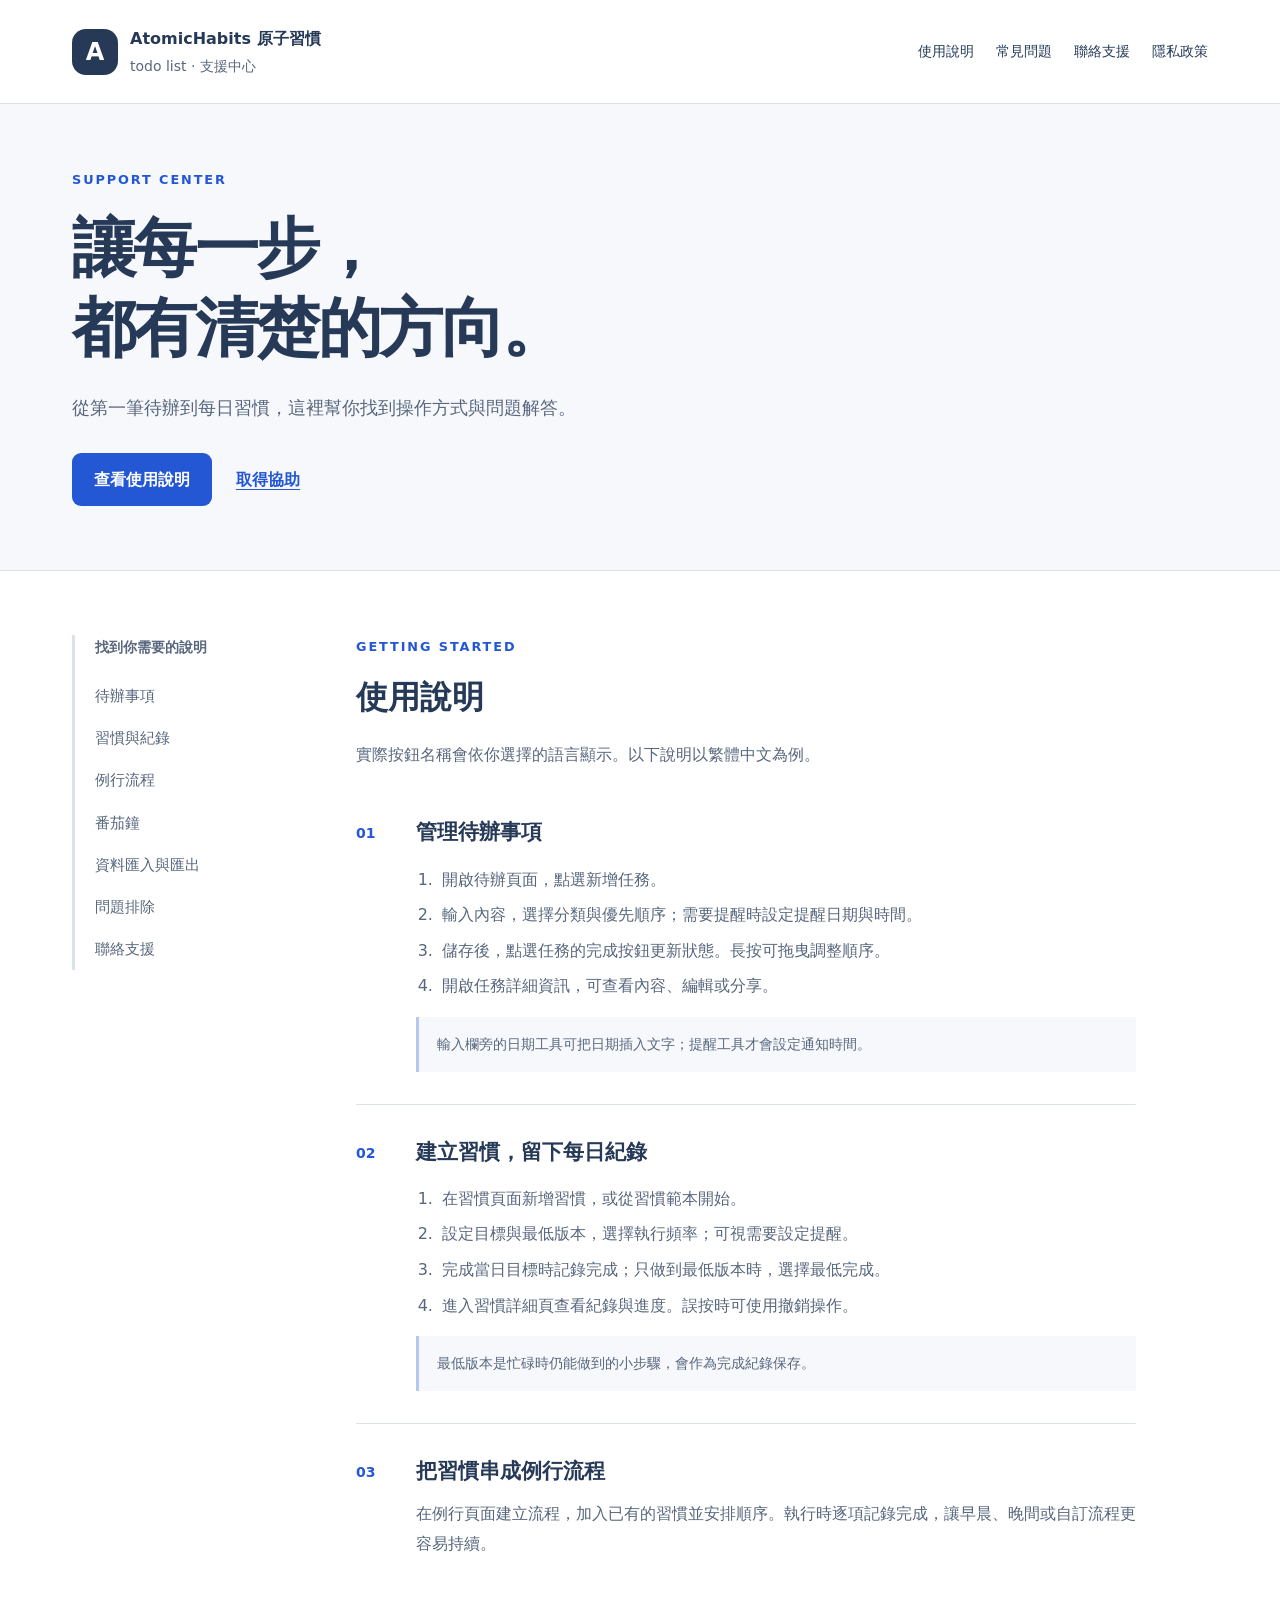
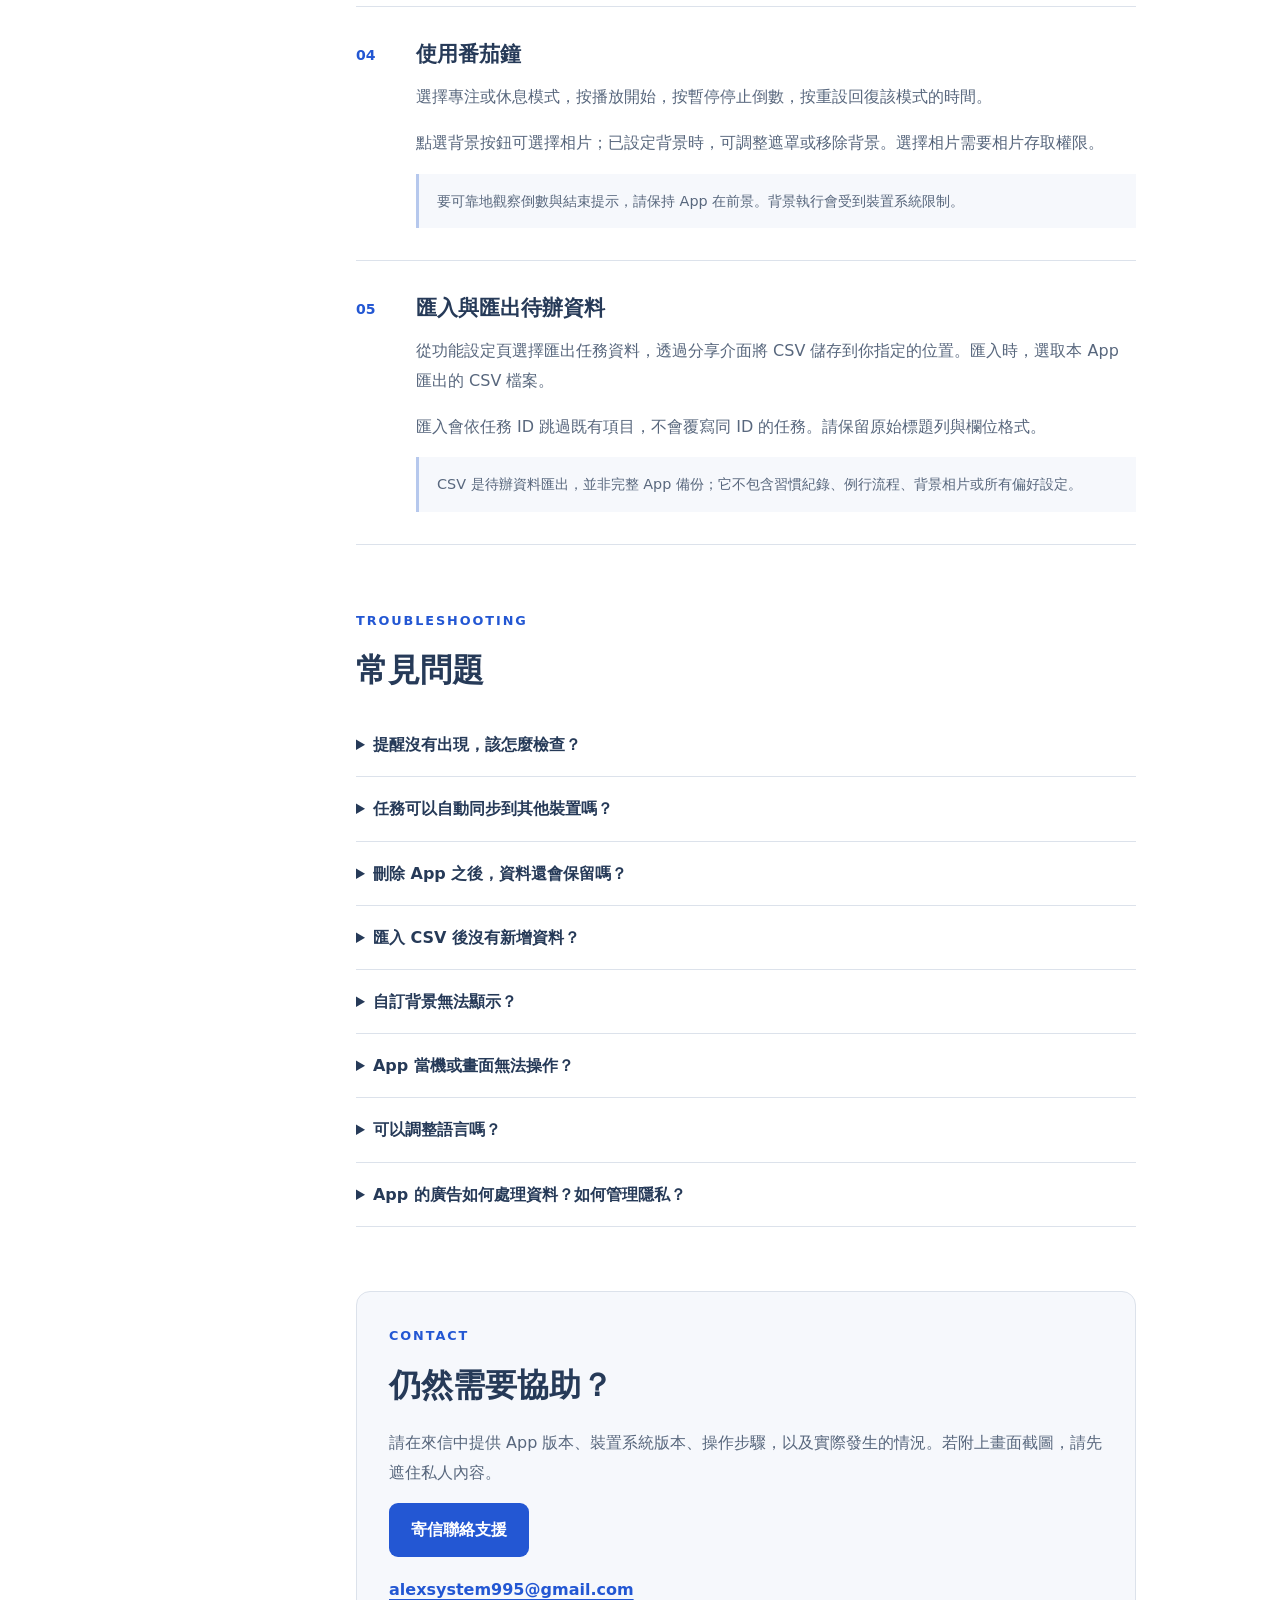
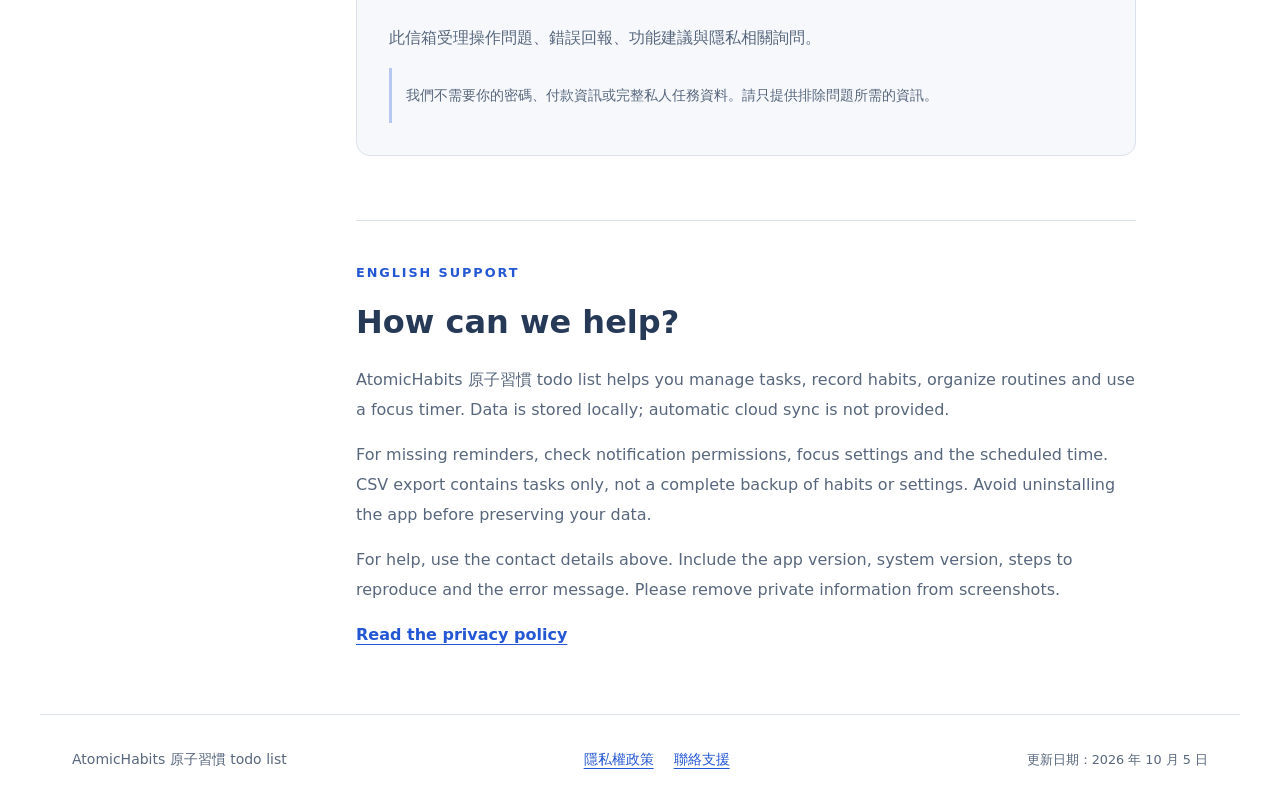
<file: index.html>
<!doctype html>
<html lang="zh-Hant">
<head>
  <meta charset="utf-8">
  <meta name="viewport" content="width=device-width, initial-scale=1">
  <meta name="description" content="AtomicHabits 原子習慣 todo list 支援中心：待辦事項、習慣紀錄、例行流程、番茄鐘與資料管理說明。">
  <meta name="theme-color" content="#263a58">
  <title>AtomicHabits 原子習慣｜支援中心</title>
  <link rel="stylesheet" href="./styles.css">
</head>
<body>
  <a class="skip" href="#main">跳至主要內容</a>
  <header class="header"><a class="brand" href="./"><span class="brand-mark" aria-hidden="true">A</span><span>AtomicHabits 原子習慣<small>todo list · 支援中心</small></span></a><nav aria-label="主要導覽"><a href="#guides">使用說明</a><a href="#faq">常見問題</a><a href="#contact">聯絡支援</a><a href="./privacy.html">隱私政策</a></nav></header>
  <main id="main">
    <section class="intro"><p class="eyebrow">SUPPORT CENTER</p><h1>讓每一步，<br>都有清楚的方向。</h1><p>從第一筆待辦到每日習慣，這裡幫你找到操作方式與問題解答。</p><div class="intro-actions"><a class="button" href="#guides">查看使用說明</a><a class="text-link" href="#contact">取得協助</a></div></section>
    <div class="content-layout"><aside aria-label="說明目錄"><p>找到你需要的說明</p><a href="#tasks">待辦事項</a><a href="#habits">習慣與紀錄</a><a href="#routines">例行流程</a><a href="#focus">番茄鐘</a><a href="#data">資料匯入與匯出</a><a href="#faq">問題排除</a><a href="#contact">聯絡支援</a></aside>
    <div class="content">
      <section id="guides"><p class="eyebrow">GETTING STARTED</p><h2>使用說明</h2><p>實際按鈕名稱會依你選擇的語言顯示。以下說明以繁體中文為例。</p>
        <article id="tasks" class="guide"><span class="number">01</span><div><h3>管理待辦事項</h3><ol><li>開啟待辦頁面，點選新增任務。</li><li>輸入內容，選擇分類與優先順序；需要提醒時設定提醒日期與時間。</li><li>儲存後，點選任務的完成按鈕更新狀態。長按可拖曳調整順序。</li><li>開啟任務詳細資訊，可查看內容、編輯或分享。</li></ol><p class="note">輸入欄旁的日期工具可把日期插入文字；提醒工具才會設定通知時間。</p></div></article>
        <article id="habits" class="guide"><span class="number">02</span><div><h3>建立習慣，留下每日紀錄</h3><ol><li>在習慣頁面新增習慣，或從習慣範本開始。</li><li>設定目標與最低版本，選擇執行頻率；可視需要設定提醒。</li><li>完成當日目標時記錄完成；只做到最低版本時，選擇最低完成。</li><li>進入習慣詳細頁查看紀錄與進度。誤按時可使用撤銷操作。</li></ol><p class="note">最低版本是忙碌時仍能做到的小步驟，會作為完成紀錄保存。</p></div></article>
        <article id="routines" class="guide"><span class="number">03</span><div><h3>把習慣串成例行流程</h3><p>在例行頁面建立流程，加入已有的習慣並安排順序。執行時逐項記錄完成，讓早晨、晚間或自訂流程更容易持續。</p></div></article>
        <article id="focus" class="guide"><span class="number">04</span><div><h3>使用番茄鐘</h3><p>選擇專注或休息模式，按播放開始，按暫停停止倒數，按重設回復該模式的時間。</p><p>點選背景按鈕可選擇相片；已設定背景時，可調整遮罩或移除背景。選擇相片需要相片存取權限。</p><p class="note">要可靠地觀察倒數與結束提示，請保持 App 在前景。背景執行會受到裝置系統限制。</p></div></article>
        <article id="data" class="guide"><span class="number">05</span><div><h3>匯入與匯出待辦資料</h3><p>從功能設定頁選擇匯出任務資料，透過分享介面將 CSV 儲存到你指定的位置。匯入時，選取本 App 匯出的 CSV 檔案。</p><p>匯入會依任務 ID 跳過既有項目，不會覆寫同 ID 的任務。請保留原始標題列與欄位格式。</p><p class="note">CSV 是待辦資料匯出，並非完整 App 備份；它不包含習慣紀錄、例行流程、背景相片或所有偏好設定。</p></div></article>
      </section>
      <section id="faq" class="section"><p class="eyebrow">TROUBLESHOOTING</p><h2>常見問題</h2>
        <details><summary>提醒沒有出現，該怎麼檢查？</summary><p>確認已設定未來的提醒時間，並在裝置系統設定中允許此 App 發送通知。檢查勿擾或專注模式是否隱藏通知。習慣提醒也需要符合當日的執行頻率。調整後可重新儲存提醒，再測試一次。</p></details>
        <details><summary>任務可以自動同步到其他裝置嗎？</summary><p>目前資料以本機儲存為主，沒有帳號登入或 App 提供的自動雲端同步功能。待辦可透過 CSV 手動匯出與匯入。</p></details>
        <details><summary>刪除 App 之後，資料還會保留嗎？</summary><p>移除 App 或清除其資料可能刪除本機內容。操作前請先匯出需要保留的待辦。CSV 不包含全部 App 資料；支援人員也無法從伺服器找回你的本機紀錄。</p></details>
        <details><summary>匯入 CSV 後沒有新增資料？</summary><p>請使用本 App 匯出的檔案，確認檔案內有任務資料、標題列與欄位未被修改。相同 ID 的項目會被跳過。若仍有問題，請提供錯誤訊息與操作步驟；不必寄送包含私人任務的完整檔案。</p></details>
        <details><summary>自訂背景無法顯示？</summary><p>確認已允許相片存取，重新選擇一張相片。若原檔已不存在，App 可能清除失效的背景設定。你可以重新選擇背景，或移除背景回復預設介面。</p></details>
        <details><summary>App 當機或畫面無法操作？</summary><p>先關閉並重新開啟 App，確認使用最新版本，必要時重新啟動裝置。若持續發生，請聯絡支援。請先保留資料，不要直接移除 App 作為第一個排除步驟。</p></details>
        <details><summary>可以調整語言嗎？</summary><p>使用介面上的語言切換按鈕。App 支援繁體中文、簡體中文、英文、日文與泰文。</p></details>
        <details><summary>App 的廣告如何處理資料？如何管理隱私？</summary><p>本 App 使用 Google AdMob 提供非個人化廣告，不請求系統追蹤授權，並依適用地區提供同意流程與廣告隱私選項。你可在 App 內調整適用的同意選擇。非個人化廣告仍可能處理提供廣告所需的資料；主要功能不以同意個人化廣告或追蹤為使用條件。資料處理方式請見 <a href="./privacy.html#ads">廣告隱私說明</a>。</p></details>
      </section>
      <section id="contact" class="contact section"><p class="eyebrow">CONTACT</p><h2>仍然需要協助？</h2><p>請在來信中提供 App 版本、裝置系統版本、操作步驟，以及實際發生的情況。若附上畫面截圖，請先遮住私人內容。</p><div id="contact-channel"><a class="button" href="mailto:alexsystem995@gmail.com?subject=AtomicHabits%20Support">寄信聯絡支援</a><a class="contact-address" href="mailto:alexsystem995@gmail.com">alexsystem995@gmail.com</a><p>此信箱受理操作問題、錯誤回報、功能建議與隱私相關詢問。</p></div><p class="note">我們不需要你的密碼、付款資訊或完整私人任務資料。請只提供排除問題所需的資訊。</p></section>
      <section lang="en" class="english section"><p class="eyebrow">ENGLISH SUPPORT</p><h2>How can we help?</h2><p>AtomicHabits 原子習慣 todo list helps you manage tasks, record habits, organize routines and use a focus timer. Data is stored locally; automatic cloud sync is not provided.</p><p>For missing reminders, check notification permissions, focus settings and the scheduled time. CSV export contains tasks only, not a complete backup of habits or settings. Avoid uninstalling the app before preserving your data.</p><p>For help, use the contact details above. Include the app version, system version, steps to reproduce and the error message. Please remove private information from screenshots.</p><a class="text-link" href="./privacy.html#english">Read the privacy policy</a></section>
    </div></div>
  </main>
  <footer><span>AtomicHabits 原子習慣 todo list</span><div><a href="./privacy.html">隱私權政策</a><a href="#contact">聯絡支援</a></div><small>更新日期：2026 年 10 月 5 日</small></footer>
</body>
</html>
</file>
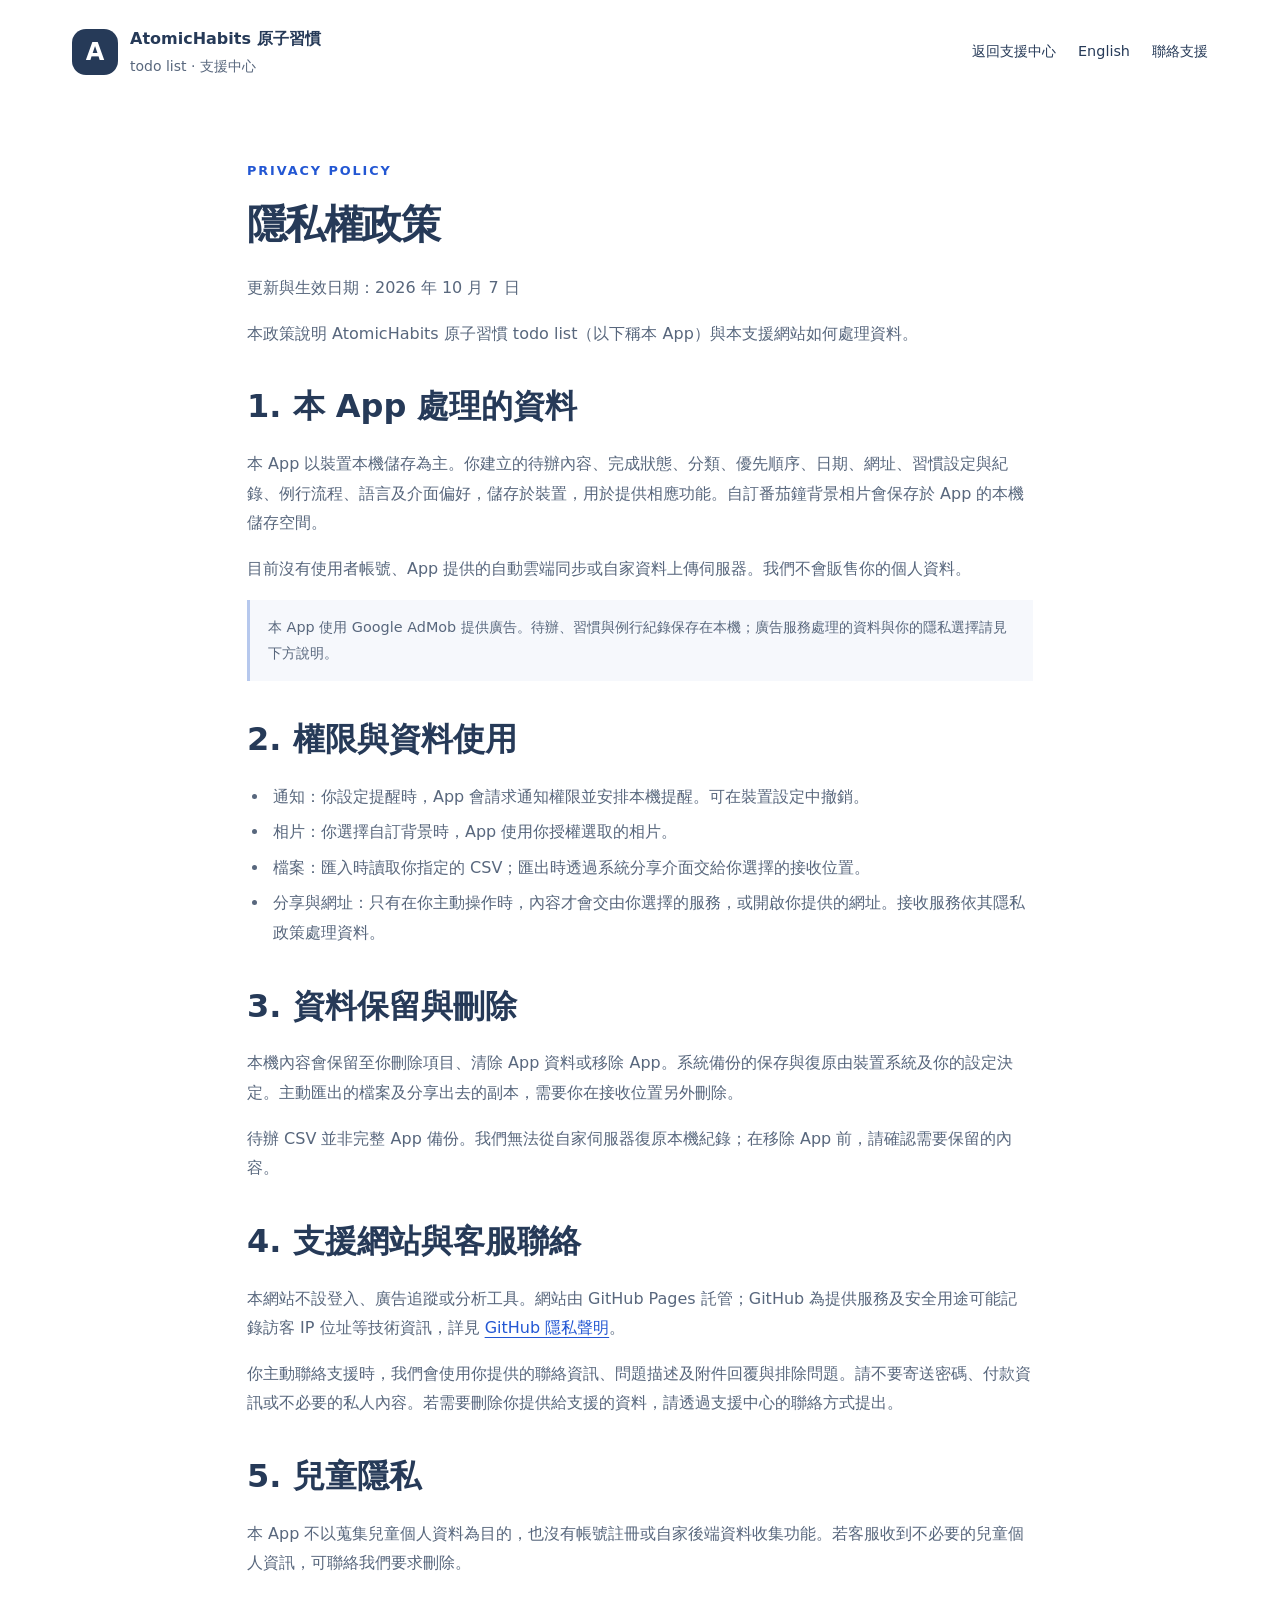
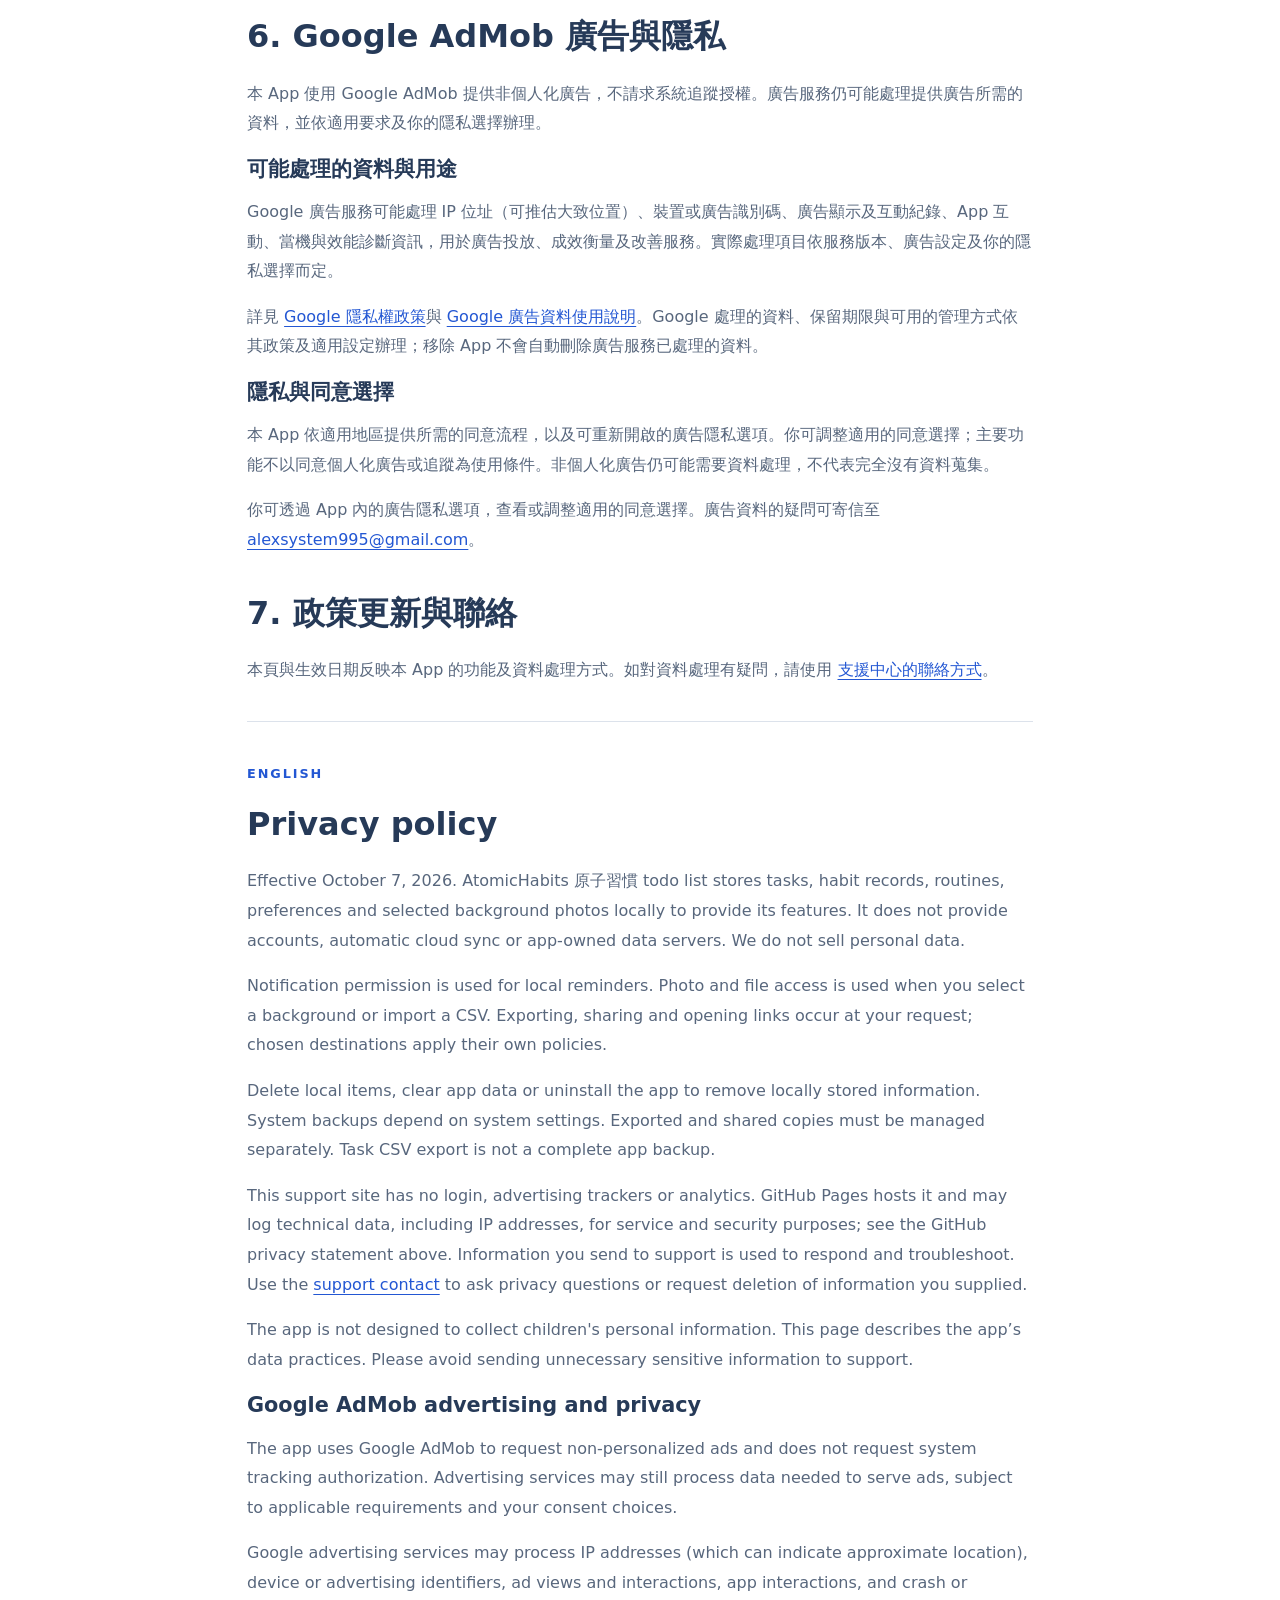
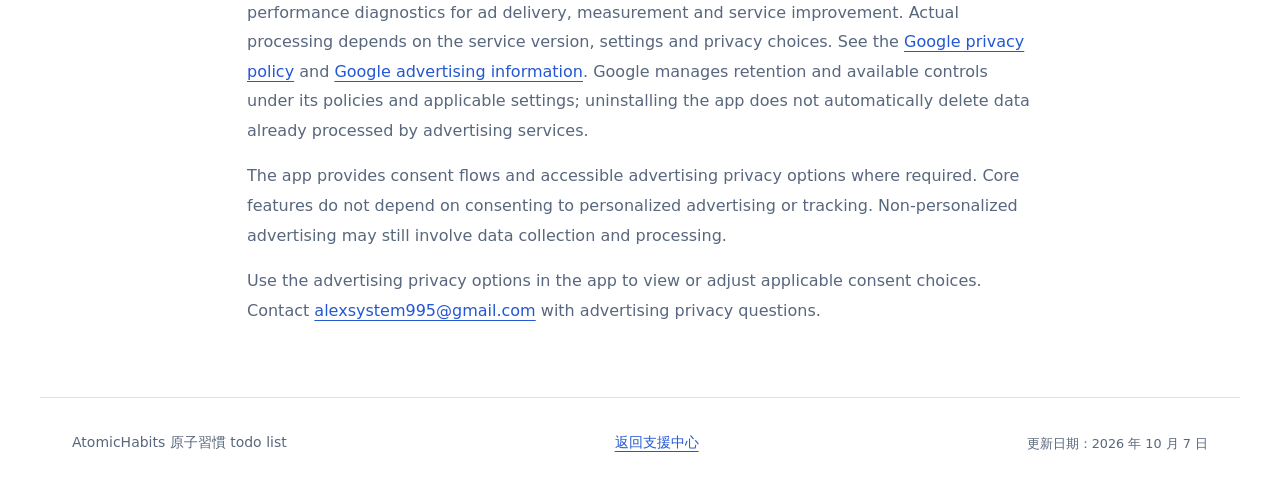
<file: privacy.html>
<!doctype html>
<html lang="zh-Hant"><head><meta charset="utf-8"><meta name="viewport" content="width=device-width,initial-scale=1"><meta name="description" content="AtomicHabits 原子習慣 todo list 隱私權政策，說明本機資料、權限、匯出與聯絡方式。"><title>AtomicHabits 原子習慣｜隱私權政策</title><link rel="stylesheet" href="./styles.css"></head><body>
<a class="skip" href="#main">跳至主要內容</a><header class="header"><a class="brand" href="./"><span class="brand-mark" aria-hidden="true">A</span><span>AtomicHabits 原子習慣<small>todo list · 支援中心</small></span></a><nav aria-label="主要導覽"><a href="./">返回支援中心</a><a href="#english">English</a><a href="./#contact">聯絡支援</a></nav></header>
<main id="main" class="policy"><p class="eyebrow">PRIVACY POLICY</p><h1>隱私權政策</h1><p>更新與生效日期：2026 年 10 月 7 日</p><p>本政策說明 AtomicHabits 原子習慣 todo list（以下稱本 App）與本支援網站如何處理資料。</p>
<section><h2>1. 本 App 處理的資料</h2><p>本 App 以裝置本機儲存為主。你建立的待辦內容、完成狀態、分類、優先順序、日期、網址、習慣設定與紀錄、例行流程、語言及介面偏好，儲存於裝置，用於提供相應功能。自訂番茄鐘背景相片會保存於 App 的本機儲存空間。</p><p>目前沒有使用者帳號、App 提供的自動雲端同步或自家資料上傳伺服器。我們不會販售你的個人資料。</p><p class="note">本 App 使用 Google AdMob 提供廣告。待辦、習慣與例行紀錄保存在本機；廣告服務處理的資料與你的隱私選擇請見下方說明。</p></section>
<section><h2>2. 權限與資料使用</h2><ul><li>通知：你設定提醒時，App 會請求通知權限並安排本機提醒。可在裝置設定中撤銷。</li><li>相片：你選擇自訂背景時，App 使用你授權選取的相片。</li><li>檔案：匯入時讀取你指定的 CSV；匯出時透過系統分享介面交給你選擇的接收位置。</li><li>分享與網址：只有在你主動操作時，內容才會交由你選擇的服務，或開啟你提供的網址。接收服務依其隱私政策處理資料。</li></ul></section>
<section><h2>3. 資料保留與刪除</h2><p>本機內容會保留至你刪除項目、清除 App 資料或移除 App。系統備份的保存與復原由裝置系統及你的設定決定。主動匯出的檔案及分享出去的副本，需要你在接收位置另外刪除。</p><p>待辦 CSV 並非完整 App 備份。我們無法從自家伺服器復原本機紀錄；在移除 App 前，請確認需要保留的內容。</p></section>
<section><h2>4. 支援網站與客服聯絡</h2><p>本網站不設登入、廣告追蹤或分析工具。網站由 GitHub Pages 託管；GitHub 為提供服務及安全用途可能記錄訪客 IP 位址等技術資訊，詳見 <a href="https://docs.github.com/en/site-policy/privacy-policies/github-general-privacy-statement">GitHub 隱私聲明</a>。</p><p>你主動聯絡支援時，我們會使用你提供的聯絡資訊、問題描述及附件回覆與排除問題。請不要寄送密碼、付款資訊或不必要的私人內容。若需要刪除你提供給支援的資料，請透過支援中心的聯絡方式提出。</p></section>
<section><h2>5. 兒童隱私</h2><p>本 App 不以蒐集兒童個人資料為目的，也沒有帳號註冊或自家後端資料收集功能。若客服收到不必要的兒童個人資訊，可聯絡我們要求刪除。</p></section>
<section id="ads"><h2>6. Google AdMob 廣告與隱私</h2><p>本 App 使用 Google AdMob 提供非個人化廣告，不請求系統追蹤授權。廣告服務仍可能處理提供廣告所需的資料，並依適用要求及你的隱私選擇辦理。</p><h3>可能處理的資料與用途</h3><p>Google 廣告服務可能處理 IP 位址（可推估大致位置）、裝置或廣告識別碼、廣告顯示及互動紀錄、App 互動、當機與效能診斷資訊，用於廣告投放、成效衡量及改善服務。實際處理項目依服務版本、廣告設定及你的隱私選擇而定。</p><p>詳見 <a href="https://policies.google.com/privacy">Google 隱私權政策</a>與 <a href="https://policies.google.com/technologies/ads">Google 廣告資料使用說明</a>。Google 處理的資料、保留期限與可用的管理方式依其政策及適用設定辦理；移除 App 不會自動刪除廣告服務已處理的資料。</p><h3>隱私與同意選擇</h3><p>本 App 依適用地區提供所需的同意流程，以及可重新開啟的廣告隱私選項。你可調整適用的同意選擇；主要功能不以同意個人化廣告或追蹤為使用條件。非個人化廣告仍可能需要資料處理，不代表完全沒有資料蒐集。</p><p>你可透過 App 內的廣告隱私選項，查看或調整適用的同意選擇。廣告資料的疑問可寄信至 <a href="mailto:alexsystem995@gmail.com">alexsystem995@gmail.com</a>。</p></section>
<section><h2>7. 政策更新與聯絡</h2><p>本頁與生效日期反映本 App 的功能及資料處理方式。如對資料處理有疑問，請使用 <a href="./#contact">支援中心的聯絡方式</a>。</p></section>
<section id="english" lang="en" class="english"><p class="eyebrow">ENGLISH</p><h2>Privacy policy</h2><p>Effective October 7, 2026. AtomicHabits 原子習慣 todo list stores tasks, habit records, routines, preferences and selected background photos locally to provide its features. It does not provide accounts, automatic cloud sync or app-owned data servers. We do not sell personal data.</p><p>Notification permission is used for local reminders. Photo and file access is used when you select a background or import a CSV. Exporting, sharing and opening links occur at your request; chosen destinations apply their own policies.</p><p>Delete local items, clear app data or uninstall the app to remove locally stored information. System backups depend on system settings. Exported and shared copies must be managed separately. Task CSV export is not a complete app backup.</p><p>This support site has no login, advertising trackers or analytics. GitHub Pages hosts it and may log technical data, including IP addresses, for service and security purposes; see the GitHub privacy statement above. Information you send to support is used to respond and troubleshoot. Use the <a href="./#contact">support contact</a> to ask privacy questions or request deletion of information you supplied.</p><p>The app is not designed to collect children's personal information. This page describes the app’s data practices. Please avoid sending unnecessary sensitive information to support.</p><h3>Google AdMob advertising and privacy</h3><p>The app uses Google AdMob to request non-personalized ads and does not request system tracking authorization. Advertising services may still process data needed to serve ads, subject to applicable requirements and your consent choices.</p><p>Google advertising services may process IP addresses (which can indicate approximate location), device or advertising identifiers, ad views and interactions, app interactions, and crash or performance diagnostics for ad delivery, measurement and service improvement. Actual processing depends on the service version, settings and privacy choices. See the <a href="https://policies.google.com/privacy">Google privacy policy</a> and <a href="https://policies.google.com/technologies/ads">Google advertising information</a>. Google manages retention and available controls under its policies and applicable settings; uninstalling the app does not automatically delete data already processed by advertising services.</p><p>The app provides consent flows and accessible advertising privacy options where required. Core features do not depend on consenting to personalized advertising or tracking. Non-personalized advertising may still involve data collection and processing.</p><p>Use the advertising privacy options in the app to view or adjust applicable consent choices. Contact <a href="mailto:alexsystem995@gmail.com">alexsystem995@gmail.com</a> with advertising privacy questions.</p></section></main>
<footer><span>AtomicHabits 原子習慣 todo list</span><a href="./">返回支援中心</a><small>更新日期：2026 年 10 月 7 日</small></footer></body></html>
</file>
<file: styles.css>
:root{color-scheme:light;--ink:#263a58;--muted:#58677d;--line:#dce2eb;--blue:#2357d3;--paper:#f6f8fc}*{box-sizing:border-box}html{scroll-behavior:smooth;scroll-padding-top:24px}body{margin:0;color:var(--ink);background:#fff;font:16px/1.85 system-ui,-apple-system,"Noto Sans TC",sans-serif}a{color:var(--blue);text-underline-offset:4px}a:hover{text-decoration:underline}a:focus-visible,summary:focus-visible{outline:3px solid #e2a323;outline-offset:5px}h1,h2,h3,p{margin-top:0}h1{font-size:clamp(2.5rem,6vw,4rem);line-height:1.25;letter-spacing:-.04em;margin-bottom:24px}h2{font-size:2rem;line-height:1.4;margin-bottom:20px}h3{font-size:1.3rem;line-height:1.5;margin-bottom:12px}p{color:var(--muted)}.skip{position:absolute;top:-100px;left:16px;background:#fff;padding:12px;z-index:10}.skip:focus{top:12px}.header{max-width:1200px;margin:auto;padding:24px 32px;display:flex;gap:24px;align-items:center;justify-content:space-between}.brand{display:flex;align-items:center;gap:12px;color:var(--ink);font-weight:750;text-decoration:none}.brand small{display:block;color:var(--muted);font-size:.875rem;font-weight:400}.brand-mark{display:grid;place-items:center;width:46px;height:46px;flex-shrink:0;background:var(--ink);color:#fff;border-radius:14px;font-size:24px}.header nav{display:flex;gap:22px;flex-wrap:wrap;font-size:.9rem}.header nav a{color:var(--ink);text-decoration:none}.intro{background:var(--paper);padding:64px max(32px,calc((100% - 1136px)/2));border-block:1px solid var(--line);position:relative}.intro>p:not(.eyebrow){max-width:640px;font-size:1.1rem}.eyebrow{font-size:.8rem;letter-spacing:.15em;font-weight:750;color:var(--blue);margin-bottom:16px}.intro-actions{display:flex;gap:24px;align-items:center;flex-wrap:wrap;margin-top:28px}.button{display:inline-block;background:var(--blue);color:#fff;padding:12px 22px;border-radius:9px;text-decoration:none;font-weight:650}.text-link{font-weight:650}.content-layout{max-width:1200px;margin:auto;padding:64px 32px;display:grid;grid-template-columns:220px minmax(0,1fr);gap:64px}aside{position:sticky;top:24px;align-self:start;border-left:3px solid var(--line);padding-left:20px}aside p{font-size:.875rem;font-weight:650}aside a{display:block;padding:7px 0;color:var(--muted);font-size:.95rem;text-decoration:none}.content{max-width:780px}.guide{display:grid;grid-template-columns:40px minmax(0,1fr);gap:20px;padding:32px 0;border-bottom:1px solid var(--line);scroll-margin-top:24px}.number{font-size:.875rem;color:var(--blue);padding-top:4px;font-weight:750}ol{padding-left:22px;color:var(--muted)}li{padding-left:4px;margin:6px 0}.note{font-size:.9rem;background:var(--paper);border-left:3px solid #b6c8ed;padding:14px 18px;margin-bottom:0}.section{margin-top:64px}details{border-bottom:1px solid var(--line);padding:18px 0}summary{cursor:pointer;font-weight:650;line-height:1.7}details p{margin:14px 0 0;padding-right:12px}.contact{background:var(--paper);border:1px solid var(--line);border-radius:14px;padding:32px;overflow-wrap:anywhere}.contact .note{padding-left:14px}.contact-address{display:block;margin:18px 0;font-weight:650}.english{border-top:1px solid var(--line);padding-top:40px}footer{max-width:1200px;margin:auto;padding:32px;border-top:1px solid var(--line);display:flex;align-items:center;justify-content:space-between;gap:20px;flex-wrap:wrap;color:var(--muted);font-size:.875rem}footer div{display:flex;gap:20px}footer small{font-size:.8rem}.policy{max-width:850px;margin:0 auto;padding:56px 32px}.policy section{margin-top:36px}.policy h1{font-size:2.5rem}.policy ul{color:var(--muted);padding-left:22px}@media(max-width:850px){.header{align-items:flex-start;flex-direction:column}.content-layout{grid-template-columns:1fr;gap:32px;padding-top:32px}aside{position:static;display:flex;flex-wrap:wrap;gap:0 20px}aside p{width:100%;margin-bottom:4px}aside a{font-size:.875rem}.intro{padding-block:44px}.content{max-width:none}}@media(max-width:480px){.header,.content-layout,.policy,footer{padding-left:20px;padding-right:20px}.header nav{gap:14px}.intro{padding-inline:20px}.guide{grid-template-columns:1fr;gap:6px}.contact{padding:22px}h2{font-size:1.65rem}}@media(prefers-reduced-motion:reduce){html{scroll-behavior:auto}}
</file>
